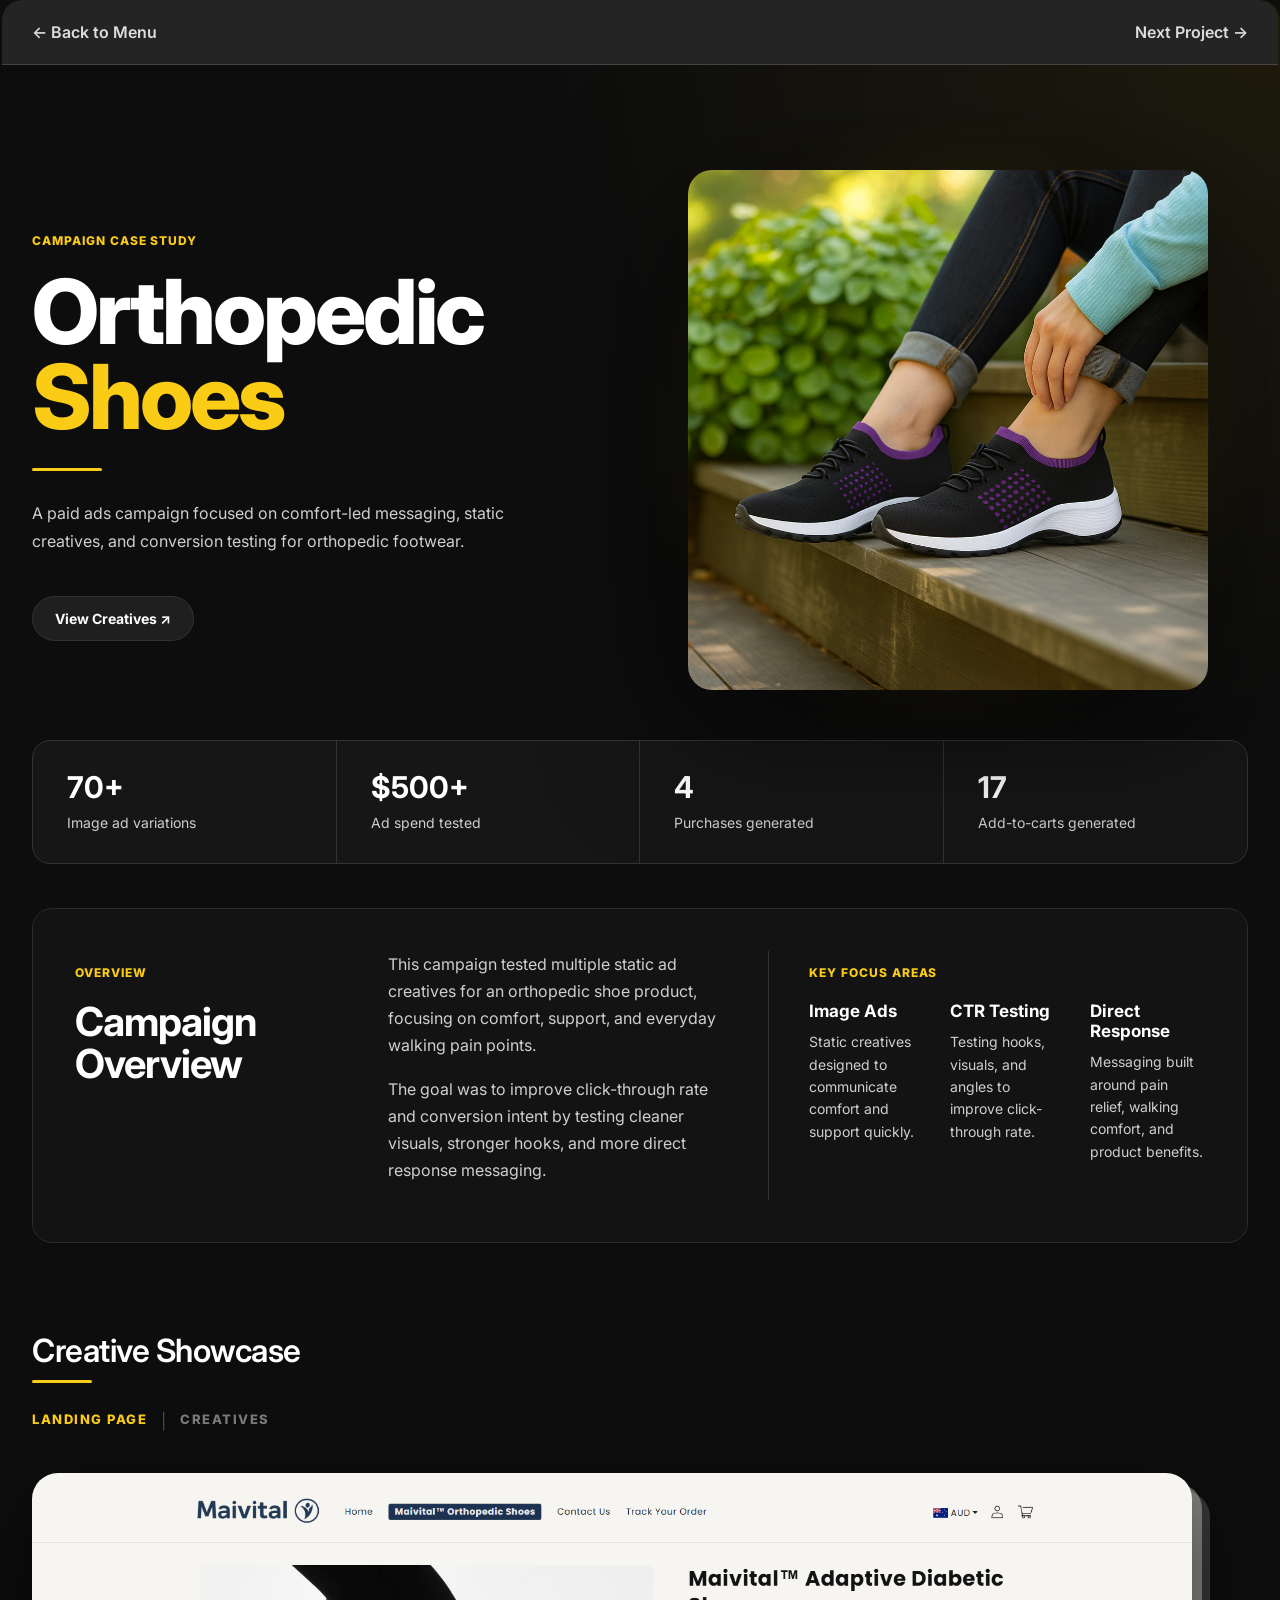
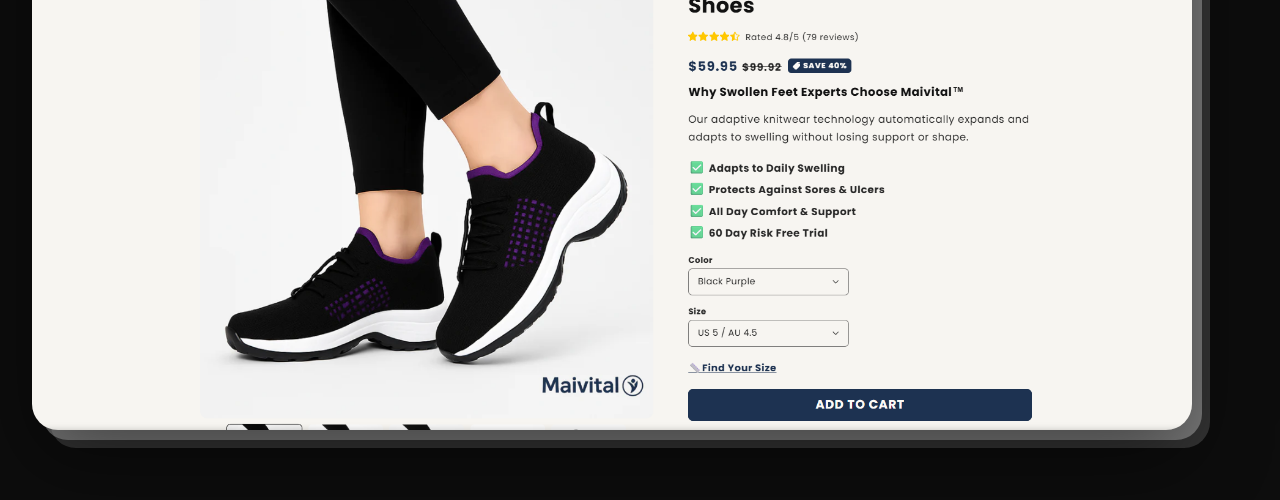
<file: orthopedic.html>
<!DOCTYPE html>
<html lang="en">
<head>
  <meta charset="UTF-8">
  <title>Orthopedic Shoes - Arjun Portfolio</title>

  <link rel="icon" type="image/png" href="favicon.png">

  <link href="https://fonts.googleapis.com/css2?family=Inter:wght@400;500;600;700;800&display=swap" rel="stylesheet">
  <link rel="stylesheet" href="style.css">
</head>

<body>

<main class="main-panel project-page">

<div class="corner-nav">
  <a href="index.html">← Back to Menu</a>

  <a href="brace.html" class="next-project-btn">
    Next Project →
  </a>
</div>

  <section class="project-hero">

    <div class="hero-copy">
      <p class="case-label">CAMPAIGN CASE STUDY</p>

      <h1>Orthopedic<br><span>Shoes</span></h1>

      <div class="hero-line"></div>

      <p class="hero-description">
        A paid ads campaign focused on comfort-led messaging, static creatives, and conversion testing for orthopedic footwear.
      </p>

      <a href="#creative" class="hero-button">View Creatives ↗</a>
    </div>

    <div class="hero-visual">
      <img src="images/orthopedic-hero.jpg" alt="Orthopedic Shoes Creative">
    </div>

  </section>

  <section class="stats-strip">

<div class="stat-card">
  <h3>70+</h3>
  <p>Image ad variations</p>
</div>

<div class="stat-card">
  <h3>$500+</h3>
  <p>Ad spend tested</p>
</div>

<div class="stat-card">
  <h3>4</h3>
  <p>Purchases generated</p>
</div>

<div class="stat-card">
  <h3>17</h3>
  <p>Add-to-carts generated</p>
</div>

  </section>

  <section class="case-study-grid">

    <div class="overview-block">
      <p class="case-label">OVERVIEW</p>
      <h2>Campaign<br>Overview</h2>
    </div>

    <div class="overview-text">
      <p>
        This campaign tested multiple static ad creatives for an orthopedic shoe product, focusing on comfort, support, and everyday walking pain points.
      </p>

      <p>
        The goal was to improve click-through rate and conversion intent by testing cleaner visuals, stronger hooks, and more direct response messaging.
      </p>
    </div>

    <div class="focus-areas">
      <p class="case-label">KEY FOCUS AREAS</p>

      <div class="focus-grid">
        <div>
          <h3>Image Ads</h3>
          <p>Static creatives designed to communicate comfort and support quickly.</p>
        </div>

        <div>
          <h3>CTR Testing</h3>
          <p>Testing hooks, visuals, and angles to improve click-through rate.</p>
        </div>

        <div>
          <h3>Direct Response</h3>
          <p>Messaging built around pain relief, walking comfort, and product benefits.</p>
        </div>
      </div>
    </div>

  </section>

  <section id="creative" class="creative-showcase">

    <div class="corner-title">
      <h1>Creative Showcase</h1>
      <span></span>
    </div>

    <div class="showcase-switcher">

      <span
        class="switcher-link active-switch"
        onclick="showShowcaseTab('landing', this)"
      >
        LANDING PAGE
      </span>

      <span class="switcher-divider">|</span>

      <span
        class="switcher-link"
        onclick="showShowcaseTab('creatives', this)"
      >
        CREATIVES
      </span>

    </div>

    <div
      class="showcase-tab-content active"
      id="landing-tab"
    >

      <div class="landing-wrapper">

        <div class="stack-showcase landing-feature">

          <div class="stack-preview stack-back-1"></div>
          <div class="stack-preview stack-back-2"></div>

          <img
            src="images/orthopedic-landing-1.jpg"
            class="stack-main-image"
            data-gallery="landing"
            data-index="0"
            alt=""
          >

        </div>

      </div>

    </div>

    <div
      class="showcase-tab-content"
      id="creatives-tab"
    >

      <div class="creative-split-layout">

        

<div class="orthopedic-grid">

  <img
    src="images/orthopedicshoes1.jpg"
    data-gallery="creatives"
    data-index="0"
    alt=""
  >

  <img
    src="images/orthopedicshoes2.jpg"
    data-gallery="creatives"
    data-index="1"
    alt=""
  >

  <img
    src="images/orthopedicshoes3.jpg"
    data-gallery="creatives"
    data-index="2"
    alt=""
  >

  <img
    src="images/orthopedicshoes4.jpg"
    data-gallery="creatives"
    data-index="3"
    alt=""
  >

  <img
    src="images/orthopedicshoes5.jpg"
    data-gallery="creatives"
    data-index="4"
    alt=""
  >

  <img
    src="images/orthopedicshoes6.jpg"
    data-gallery="creatives"
    data-index="5"
    alt=""
  >

  <img
    src="images/orthopedicshoes7.jpg"
    data-gallery="creatives"
    data-index="6"
    alt=""
  >

  <img
    src="images/orthopedicshoes8.jpg"
    data-gallery="creatives"
    data-index="7"
    alt=""
  >

  <img
    src="images/orthopedicshoes9.jpg"
    data-gallery="creatives"
    data-index="8"
    alt=""
  >

  <img
    src="images/orthopedicshoes10.jpg"
    data-gallery="creatives"
    data-index="9"
    alt=""
  >

  <img
    src="images/orthopedicshoes11.jpg"
    data-gallery="creatives"
    data-index="10"
    alt=""
  >

</div>

      </div>

    </div>

    <div class="lightbox" id="lightbox">

      <span class="lightbox-close">
        &times;
      </span>

      <button class="lightbox-prev">
        ‹
      </button>

      <img
        class="lightbox-image"
        id="lightbox-image"
      >

      <button class="lightbox-next">
        ›
      </button>

    </div>

  </section>

</main>

<script>
const galleries = {
  landing: [
    "images/orthopedic-landing-1.jpg",
    "images/orthopedic-landing-2.jpg",
    "images/orthopedic-landing-3.jpg",
    "images/orthopedic-landing-4.jpg"
  ],



creatives: [
  "images/orthopedicshoes1.jpg",
  "images/orthopedicshoes2.jpg",
  "images/orthopedicshoes3.jpg",
  "images/orthopedicshoes4.jpg",
  "images/orthopedicshoes5.jpg",
  "images/orthopedicshoes6.jpg",
  "images/orthopedicshoes7.jpg",
  "images/orthopedicshoes8.jpg",
  "images/orthopedicshoes9.jpg",
  "images/orthopedicshoes10.jpg",
  "images/orthopedicshoes11.jpg"
]
};

const lightbox = document.getElementById("lightbox");

let currentGallery = [];
let currentIndex = 0;

function renderLightboxItem() {
  const file = currentGallery[currentIndex];

  if (file.endsWith(".mp4")) {
    lightbox.innerHTML = `
      <span class="lightbox-close">&times;</span>
      <button class="lightbox-prev">‹</button>

      <video class="lightbox-video" controls autoplay>
        <source src="${file}" type="video/mp4">
      </video>

      <button class="lightbox-next">›</button>
    `;
  } else {
    lightbox.innerHTML = `
      <span class="lightbox-close">&times;</span>
      <button class="lightbox-prev">‹</button>

      <img class="lightbox-image" src="${file}">

      <button class="lightbox-next">›</button>
    `;
  }

  document.querySelector(".lightbox-next").addEventListener("click", (e) => {
    e.stopPropagation();
    currentIndex = (currentIndex + 1) % currentGallery.length;
    renderLightboxItem();
  });

  document.querySelector(".lightbox-prev").addEventListener("click", (e) => {
    e.stopPropagation();
    currentIndex = (currentIndex - 1 + currentGallery.length) % currentGallery.length;
    renderLightboxItem();
  });

  document.querySelector(".lightbox-close").addEventListener("click", () => {
    const video = lightbox.querySelector("video");

    if (video) {
      video.pause();
      video.currentTime = 0;
    }

    lightbox.classList.remove("active");
  });
}

document.querySelectorAll("[data-gallery]").forEach((item) => {
  item.addEventListener("click", () => {
    const galleryName = item.dataset.gallery;

    currentGallery = galleries[galleryName];
    currentIndex = parseInt(item.dataset.index);

    lightbox.classList.add("active");
    renderLightboxItem();
  });
});

lightbox.addEventListener("click", () => {
  const video = lightbox.querySelector("video");

  if (video) {
    video.pause();
    video.currentTime = 0;
  }

  lightbox.classList.remove("active");
});

function showShowcaseTab(tabId, element) {
  document.querySelectorAll(".showcase-tab-content").forEach(content => {
    content.classList.remove("active");
  });

  document.getElementById(tabId + "-tab").classList.add("active");

  document.querySelectorAll(".switcher-link").forEach(link => {
    link.classList.remove("active-switch");
  });

  element.classList.add("active-switch");
}
</script>

</body>
</html>
</file>
<file: style.css>
html {
  scroll-behavior: smooth;
}

* {
  box-sizing: border-box;
}

body {
  margin: 0;
  font-family: 'Inter', sans-serif;
  background: #0d0d0d;
  color: #ffffff;
}

a {
  color: #60a5fa;
  text-decoration: none;
}

a:hover {
  color: #79bdff;
  text-decoration: underline;
}

p {
  color: #cfcfcf;
  line-height: 1.7;
}

/* MAIN LAYOUT */

.page {
  display: flex;
  gap: 40px;
  padding: 50px;
}

.sidebar-card {
  width: 260px;
  background: #141414;
  border-radius: 20px;
  padding: 30px;
  height: fit-content;
  align-self: flex-start;
}

.main-panel {
  flex: 1;
  background: #141414;
  border-radius: 20px;
  padding: 0 30px 40px;
  position: relative;
}

/* SIDEBAR */

.profile-box {
  text-align: center;
  margin-bottom: 20px;
}

.profile-flip {
  width: 130px;
  height: 130px;
  margin: 0 auto 20px;
  perspective: 1000px;
}

.flip-inner {
  width: 100%;
  height: 100%;
  position: relative;
  transition: transform 0.6s ease;
  transform-style: preserve-3d;
}

.profile-flip:hover .flip-inner {
  transform: rotateY(180deg);
}

.flip-front,
.flip-back {
  position: absolute;
  width: 100%;
  height: 100%;
  border-radius: 25px;
  backface-visibility: hidden;
  display: flex;
  align-items: center;
  justify-content: center;
  box-shadow:
  0 10px 30px rgba(0,0,0,0.35),
  0 0 40px rgba(250,204,21,0.06);
}

.flip-front img {
  width: 100%;
  height: 100%;
  object-fit: cover;
  border-radius: 30px;
  transform: scale(1.08);
  filter: contrast(1.03) brightness(1.02);
  box-shadow:
  0 10px 30px rgba(0,0,0,0.35),
  0 0 40px rgba(250,204,21,0.06);
}

.flip-back {
  background: #1a1a1a;
  color: #facc15;
  font-size: 34px;
  font-weight: 700;
  transform: rotateY(180deg);
}

.role-tag {
  color: #aaa;
  font-size: 14px;
}

.sidebar-divider {
  height: 1px;
  background: #222;
  margin: 20px 0;
}

.info-item {
  margin-bottom: 16px;
}

.info-label {
  font-size: 11px;
  color: #888;
}

.info-item p {
  margin: 4px 0 0;
  font-size: 14px;
}

/* NAV */

.corner-nav {
  position: sticky;
  top: 0;
  z-index: 10;
  background: #242424;
  display: flex;
  gap: 36px;
  align-items: center;
  padding: 22px 30px;
  margin: 0 -30px 35px;
  border-bottom: 1px solid #444;
  border-radius: 20px 20px 0 0;
}

.corner-nav a {
  color: #ddd;
  text-decoration: none;
  font-weight: 600;
  font-size: 16px;
}

.corner-nav a:hover,
.corner-nav a.active {
  color: #facc15;
  text-decoration: none;
}

/* SECTION TITLES */

.corner-title {
  margin-bottom: 28px;
}

.corner-title h1 {
  font-size: 26px;
  font-weight: 600;
  line-height: 1.1;
  margin: 0;
  color: #ffffff;
  letter-spacing: -0.5px;
}

.corner-title span {
  display: block;
  width: 60px;
  height: 3px;
  background: #facc15;
  border-radius: 999px;
  margin-top: 12px;
}

.page-section {
  margin-bottom: 40px;
  scroll-margin-top: 120px;
}

#contact {
  min-height: 80vh;
}

/* CARDS */

.card-grid {
  display: grid;
  gap: 20px;
  margin-top: 25px;
}

.two-up {
  grid-template-columns: repeat(3, 1fr);
}

.info-card {
  background: #1a1a1a;
  padding: 20px;
  border-radius: 14px;
}

.icon-card {
  display: grid;
  grid-template-columns: 56px 1fr;
  gap: 18px;
  align-items: center;
}

.icon-card svg {
  width: 36px;
  height: 36px;
  stroke-width: 2.6;
  color: #facc15;
  display: block;
}

.icon-card p {
  margin-top: 6px;
  font-size: 14px;
}

/* WORK GRID */

.work-grid {
  display: grid;
  grid-template-columns: repeat(3, 1fr);
  gap: 22px;
  margin-top: 30px;
}

.work-tile {
  position: relative;
  display: block;
  height: 280px;
  border-radius: 16px;
  overflow: hidden;
  background: #1a1a1a;
}

.work-tile img {
  width: 100%;
  height: 100%;
  object-fit: cover;
  transition: transform 0.35s ease, opacity 0.35s ease;
}

.work-overlay {
  position: absolute;
  inset: 0;
  background: rgba(0, 0, 0, 0.65);
  display: flex;
  flex-direction: column;
  justify-content: center;
  align-items: center;
  color: #fff;
  opacity: 0;
  transition: opacity 0.35s ease;
  text-align: center;
  padding: 20px;
}

.work-overlay h3 {
  margin: 0 0 8px;
  font-size: 22px;
}

.work-overlay p {
  margin: 0;
  color: #cfcfcf;
  font-size: 14px;
}

.work-tile:hover img {
  transform: scale(1.05);
  opacity: 0.7;
}

.work-tile:hover .work-overlay {
  opacity: 1;
}

/* OLD CAMPAIGN / CAROUSEL SUPPORT */

.campaign-section {
  display: grid;
  grid-template-columns: 1fr 520px;
  gap: 35px;
  margin-top: 35px;
  margin-bottom: 70px;
  align-items: start;
}

.carousel-wrapper {
  position: relative;
  width: 520px;
  overflow: hidden;
}

.campaign-carousel {
  display: flex;
  overflow-x: auto;
  scroll-snap-type: x mandatory;
  scroll-behavior: smooth;
  scrollbar-width: none;
}

.campaign-carousel::-webkit-scrollbar {
  display: none;
}

.campaign-carousel img,
.campaign-video,
.placeholder-slide {
  width: 520px;
  height: 520px;
  object-fit: contain;
  background: #141414;
  border-radius: 14px;
  scroll-snap-align: start;
  flex-shrink: 0;
}

.placeholder-slide {
  display: flex;
  align-items: center;
  justify-content: center;
  color: #aaa;
  font-size: 14px;
}

.carousel-btn {
  position: absolute;
  top: 50%;
  transform: translateY(-50%);
  z-index: 5;
  width: 38px;
  height: 38px;
  border-radius: 50%;
  border: none;
  background: #facc15;
  color: #111;
  font-size: 28px;
  font-weight: 600;
  cursor: pointer;
}

.left-btn {
  left: 10px;
}

.right-btn {
  right: 10px;
}

/* PROJECT PAGE */

.project-page {
  min-height: 100vh;
  background: radial-gradient(circle at top right, rgba(250, 204, 21, 0.08), transparent 30%),
              #0d0d0d;
  color: #ffffff;
  padding: 0 32px 70px;
}

.project-hero {
  display: grid;
  grid-template-columns: 1fr 1.1fr;
  gap: 70px;
  align-items: center;
  min-height: 520px;
  max-width: 1350px;
  margin: 0 auto;
  padding: 70px 0 50px;
}

.case-label {
  color: #facc15;
  font-size: 12px;
  font-weight: 800;
  letter-spacing: 0.08em;
  margin-bottom: 18px;
}

.hero-copy h1 {
  font-size: clamp(58px, 7vw, 96px);
  line-height: 0.95;
  margin: 0;
  letter-spacing: -3px;
  font-weight: 800;
}

.hero-copy h1 span {
  color: #facc15;
}

.hero-line {
  width: 70px;
  height: 3px;
  background: #facc15;
  border-radius: 999px;
  margin: 28px 0;
}

.hero-description {
  max-width: 480px;
  font-size: 16px;
  color: #cfcfcf;
  line-height: 1.8;
}

.hero-button {
  display: inline-flex;
  margin-top: 24px;
  padding: 13px 22px;
  background: #1f1f1f;
  border: 1px solid #333;
  border-radius: 999px;
  color: #fff;
  font-size: 14px;
  font-weight: 700;
  text-decoration: none;
}

.hero-button:hover {
  color: #facc15;
  text-decoration: none;
  border-color: #facc15;
}

.hero-visual {
  position: relative;
  display: flex;
  justify-content: center;
  align-items: center;
}

.hero-visual::before {
  content: "";
  position: absolute;
  width: 520px;
  height: 520px;
  border-radius: 50%;
  border: 1px solid rgba(255, 255, 255, 0.08);
  box-shadow: 0 0 80px rgba(250, 204, 21, 0.08);
}

.hero-visual img {
  position: relative;
  width: min(520px, 90%);
  border-radius: 24px;
  filter: drop-shadow(0 35px 70px rgba(0, 0, 0, 0.55));
}

/* STATS */

.stats-strip {
  max-width: 1350px;
  margin: 0 auto 44px;
  display: grid;
  grid-template-columns: repeat(4, 1fr);
  background: rgba(255, 255, 255, 0.035);
  border: 1px solid #333;
  border-radius: 18px;
  overflow: hidden;
}

.stat-card {
  padding: 28px 34px;
  border-right: 1px solid #333;
}

.stat-card:last-child {
  border-right: none;
}

.stat-card h3 {
  margin: 0 0 6px;
  font-size: 30px;
  color: #fff;
}

.stat-card p {
  margin: 0;
  color: #cfcfcf;
  font-size: 14px;
}

/* CASE STUDY CONTENT */

.case-study-grid {
  max-width: 1350px;
  margin: 0 auto 70px;
  display: grid;
  grid-template-columns: 0.8fr 1fr 1.3fr;
  gap: 44px;
  padding: 42px;
  background: rgba(255, 255, 255, 0.025);
  border: 1px solid #2a2a2a;
  border-radius: 20px;
}

.overview-block h2 {
  font-size: 40px;
  line-height: 1.05;
  margin: 0;
  letter-spacing: -1px;
}

.overview-text p {
  margin-top: 0;
}

.focus-areas {
  border-left: 1px solid #333;
  padding-left: 40px;
}

.focus-grid {
  display: grid;
  grid-template-columns: repeat(3, 1fr);
  gap: 26px;
}

.focus-grid h3 {
  margin: 0 0 10px;
  font-size: 17px;
}

.focus-grid p {
  margin: 0;
  font-size: 14px;
  color: #cfcfcf;
  line-height: 1.6;
}

/* CREATIVE SHOWCASE */

.creative-showcase {
  margin-top: 90px;
}

.creative-showcase .corner-title h1 {
  font-size: 32px;
}

.showcase-switcher {
  display: flex;
  gap: 14px;
  margin: 28px 0 42px;
}

.switcher-link {
  color: rgba(255,255,255,0.45);
  font-size: 13px;
  font-weight: 800;
  letter-spacing: 1.5px;
  cursor: pointer;
}

.active-switch {
  color: #facc15;
}

.switcher-divider {
  color: rgba(255,255,255,0.25);
}

.showcase-tab-content {
  display: none;
}

.showcase-tab-content.active {
  display: block;
}

/* LANDING PAGE */

.landing-feature {
  width: calc(100vw - 120px);
  max-width: 1500px;
}

.stack-showcase {
  position: relative;
}

.stack-preview {
  position: absolute;
  inset: 0;
  border-radius: 26px;
  background: #d8d8d8;
}

.stack-back-1 {
  transform: translate(10px, 10px);
  opacity: 0.45;
}

.stack-back-2 {
  transform: translate(18px, 18px);
  opacity: 0.2;
}

.stack-main-image {
  position: relative;
  z-index: 3;
  width: 100%;
  display: block;
  border-radius: 26px;
  box-shadow: 0 30px 80px rgba(0,0,0,0.45);
  cursor: pointer;
}

/* CREATIVES */

.creative-split-layout {
  display: flex;
  gap: 90px;
  align-items: flex-start;
}

.creative-stack {
  width: 360px;
}

.creative-stack .stack-main-image,
.stack-main-video {
  position: relative;
  z-index: 3;
  width: 100%;
  aspect-ratio: 9 / 16;
  object-fit: cover;
  border-radius: 26px;
  box-shadow: 0 30px 80px rgba(0,0,0,0.45);
  cursor: pointer;
}
/* LIGHTBOX */

.lightbox {
  position: fixed;
  inset: 0;
  background: rgba(0,0,0,0.92);
  display: none;
  align-items: center;
  justify-content: center;
  z-index: 99999;
  padding: 40px;
}

.lightbox.active {
  display: flex;
}

.lightbox-image {
  max-width: 92vw;
  max-height: 92vh;
  border-radius: 18px;
  box-shadow: 0 40px 120px rgba(0,0,0,0.6);
}

.lightbox-close {
  position: absolute;
  top: 26px;
  right: 34px;
  font-size: 44px;
  color: white;
  cursor: pointer;
  z-index: 10;
}

.lightbox-prev,
.lightbox-next {
  position: absolute;
  top: 50%;
  transform: translateY(-50%);
  width: 56px;
  height: 56px;
  border: none;
  border-radius: 999px;
  background: #facc15;
  color: #111;
  font-size: 34px;
  font-weight: 700;
  cursor: pointer;
  z-index: 10;
}

.lightbox-prev {
  left: 32px;
}

.lightbox-next {
  right: 32px;
}
.lightbox-video {
  max-width: 420px;
  max-height: 90vh;
  border-radius: 18px;
  box-shadow: 0 30px 80px rgba(0,0,0,0.55);
}
.square-creative {
  aspect-ratio: 1 / 1 !important;
  object-fit: cover !important;
}
.orthopedic-grid {
  display: grid;
  grid-template-columns: repeat(3, 1fr);
  gap: 28px;
  max-width: 1700px;
  width: 100%;
}

.orthopedic-grid img {
  width: 100%;
  aspect-ratio: 1 / 1;
  object-fit: cover;
  border-radius: 28px;
  cursor: pointer;

  border: 1px solid rgba(255,255,255,0.08);

  box-shadow:
    0 30px 70px rgba(0,0,0,0.35);

  transition:
    transform 0.3s ease,
    box-shadow 0.3s ease;
}

.orthopedic-grid img:hover {
  transform: translateY(-6px);

  box-shadow:
    0 40px 90px rgba(0,0,0,0.45);
}
.brace-video-grid {
  display: grid;
  grid-template-columns: repeat(3, 1fr);
  gap: 28px;
  max-width: 1300px;
  width: 100%;
}

.brace-video-tile {
  width: 100%;
  max-width: 380px;
  aspect-ratio: 1 / 1;
  object-fit: contain;
  background: #000;
  border-radius: 28px;
  cursor: pointer;
  border: 1px solid rgba(255,255,255,0.08);
  box-shadow: 0 30px 70px rgba(0,0,0,0.35);
  transition: transform 0.3s ease, box-shadow 0.3s ease;
}

.brace-video-tile:hover {
  transform: translateY(-6px);
  box-shadow: 0 40px 90px rgba(0,0,0,0.45);
}
/* REAL MOBILE FIX */

@media screen and (max-width: 900px) {

  .page {
    display: flex !important;
    flex-direction: column !important;
    padding: 18px !important;
    gap: 22px !important;
  }

  .sidebar-card {
    width: 100% !important;
    max-width: none !important;
    position: relative !important;
    margin: 0 !important;
    padding: 26px 22px !important;
  }

  .main-panel {
    width: 100% !important;
    max-width: none !important;
  }

  .profile-box {
    margin-bottom: 16px !important;
  }

  .profile-flip {
    width: 150px !important;
    height: 150px !important;
  }

  .profile-box h1 {
    font-size: 32px !important;
  }

  .corner-nav {
    overflow-x: auto !important;
    padding: 18px 20px !important;
  }

  .corner-nav a {
    font-size: 15px !important;
    white-space: nowrap !important;
  }

  .page-section {
    padding: 30px 22px !important;
  }

  .page-section h2 {
    font-size: 28px !important;
  }

  .page-section p {
    font-size: 16px !important;
    line-height: 1.75 !important;
  }

  .card-grid,
  .card-grid.two-up {
    display: grid !important;
    grid-template-columns: 1fr !important;
    gap: 20px !important;
  }

  .card,
  .work-card,
  .ai-card {
    width: 100% !important;
    min-height: auto !important;
    padding: 26px !important;
  }

  .work-card img {
    width: 100% !important;
    height: auto !important;
    max-height: 260px !important;
    object-fit: contain !important;
  }
}
/* ACTUAL MOBILE WORK SECTION */

@media screen and (max-width: 900px) {

  .work-grid {
    display: grid !important;
    grid-template-columns: 1fr !important;
    gap: 20px !important;
  }

  .work-tile {
    height: 220px !important;
    border-radius: 20px !important;
  }

  .work-tile img {
    width: 100% !important;
    height: 100% !important;
    object-fit: cover !important;
  }

  .work-overlay {
    opacity: 1 !important;
    background: linear-gradient(
      to top,
      rgba(0,0,0,0.8),
      rgba(0,0,0,0.15)
    ) !important;
    justify-content: flex-end !important;
    padding: 20px !important;
  }

  .work-overlay h3 {
    font-size: 18px !important;
  }

  .work-overlay p {
    font-size: 13px !important;
  }

}
.next-project-btn {
  margin-left: auto;
  color: #facc15;
  text-decoration: none;
  font-weight: 600;
  font-size: 14px;
  transition: opacity 0.2s ease;
}

.next-project-btn:hover {
  opacity: 0.75;
  text-decoration: none;
}
</file>
